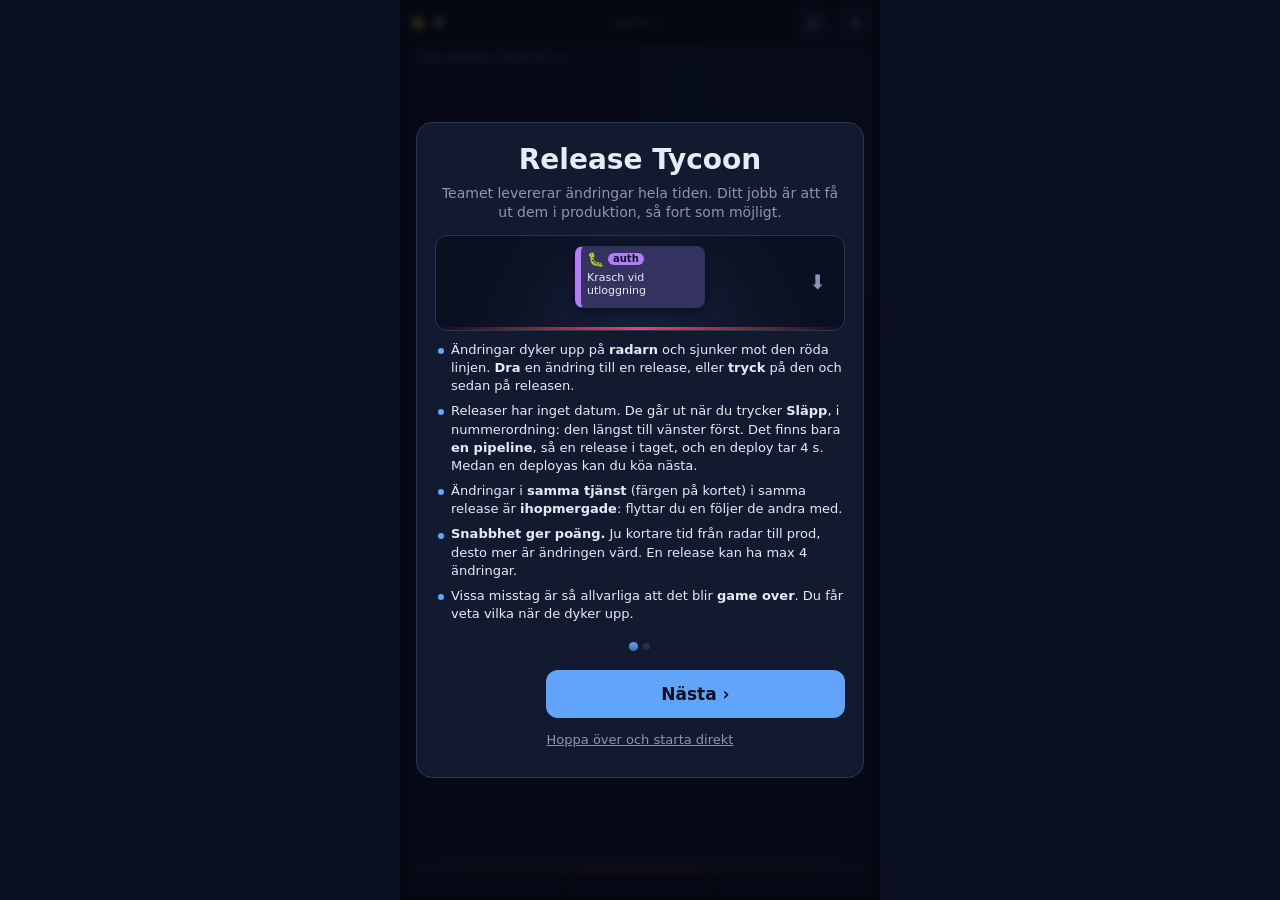
<file: index.html>
<!doctype html>
<html lang="sv">
<head>
  <meta charset="utf-8">
  <meta name="viewport" content="width=device-width, initial-scale=1, maximum-scale=1, user-scalable=no, viewport-fit=cover">
  <meta name="theme-color" content="#0b1020">
  <meta name="apple-mobile-web-app-capable" content="yes">
  <title>Release Tycoon</title>
  <link rel="stylesheet" href="style.css?v=11">
</head>
<body>
  <div id="game">
    <header id="hud">
      <div class="score"><span>⭐ <span id="score">0</span></span><span class="goal" id="goal" title="Nästa nya sorts ändring"></span></div>
      <div class="sprint"><span id="sprint">Sprint 1</span><button class="pi-go hidden" id="pi-go" data-pigo>▶ Starta sprint</button><span class="dbprod hidden" id="dbprod" title="Databasschemat i produktion"></span></div>
      <button class="icon-btn" id="mute-btn" aria-label="Ljud">🔊</button>
      <button class="icon-btn" id="pause-btn" aria-label="Paus">⏸</button>
    </header>

    <main id="inbox">
      <div class="inbox-label">Inkommande ändringar</div>
      <div id="toasts"></div>
      <div id="banner"></div>
      <canvas id="pi-canvas" class="hidden"></canvas>
      <div id="pi" class="hidden"></div>
    </main>

    <section id="releases"></section>

    <div class="overlay" id="start-screen">
      <div class="panel intro" id="intro-panel">
        <!-- data-start: shown before the first game. data-key: also shown as an info card the first time it comes up in play. -->
        <section class="page" data-key="intro" data-start>
          <h1>Release Tycoon</h1>
          <p class="sub">Teamet levererar ändringar hela tiden. Ditt jobb är att få ut dem i produktion, så fort som möjligt.</p>
          <div class="demo-radar">
            <div class="card demo-card" data-mod="auth">
              <div class="c-top"><span class="ic">🐛</span><span class="mod">auth</span></div>
              <div class="c-title">Krasch vid utloggning</div>
            </div>
            <span class="demo-arrow">⬇</span>
            <div class="demo-line"></div>
          </div>
          <ul class="rules icon-rules">
            <li><span>Ändringar dyker upp på <b>radarn</b> och sjunker mot den röda linjen. <b>Dra</b> en ändring till en release, eller <b>tryck</b> på den och sedan på releasen.</span></li>
            <li><span>Releaser har inget datum. De går ut när du trycker <b>Släpp</b>, i nummerordning: den längst till vänster först. Det finns bara <b>en pipeline</b>, så en release i taget, och en deploy tar 4 s. Medan en deployas kan du köa nästa.</span></li>
            <li><span>Ändringar i <b>samma tjänst</b> (färgen på kortet) i samma release är <b>ihopmergade</b>: flyttar du en följer de andra med.</span></li>
            <li><span><b>Snabbhet ger poäng.</b> Ju kortare tid från radar till prod, desto mer är ändringen värd. En release kan ha max 4 ändringar.</span></li>
            <li><span>Vissa misstag är så allvarliga att det blir <b>game over</b>. Du får veta vilka när de dyker upp.</span></li>
          </ul>
        </section>

        <section class="page" data-key="bottom" data-start>
          <h2>Når den botten?</h2>
          <p class="sub">Ingen ändring försvinner. Hinner du inte planera den följer den med i nästa release ändå, som i verkligheten.</p>
          <ul class="rules icon-rules">
            <li><span>Den hamnar i releasen <b>längst till vänster</b>, även om den redan är full.</span></li>
            <li><span>Den är <b>oplanerad och otestad</b> och ger bara halva poängen. Den kan också ställa till det: en konflikt, eller något värre.</span></li>
            <li><span>Släpper du aldrig och releasen når 8 ändringar tröttnar chefen och deployar den själv.</span></li>
          </ul>
          <p class="note">Spelet börjar enkelt. Ju fler ⭐ du samlar, desto fler sorters ändringar dyker upp. Nästa mål syns under poängen, och du får ett infokort när något nytt händer.</p>
        </section>

        <section class="page" data-key="conflict">
          <h2>⚔️ Git-konflikt!</h2>
          <p class="sub">Varje ändring hör till en av fyra tjänster. Färgen syns på kortet.</p>
          <ul class="rules svc-grid">
            <li><span class="mod" data-mod="auth">auth</span><span>Inloggning</span></li>
            <li><span class="mod" data-mod="kassa">kassa</span><span>Betalning</span></li>
            <li><span class="mod" data-mod="sok">sök</span><span>Sökningen</span></li>
            <li><span class="mod" data-mod="app">app</span><span>Mobilappen</span></li>
          </ul>
          <ul class="rules icon-rules">
            <li><span>Två ändringar i <b>samma tjänst</b> i samma release ger en git-konflikt.</span></li>
            <li><span>Tryck på den röda knappen <b>4 gånger</b> för att lösa den. Släpp är spärrat tills den är löst.</span></li>
            <li><span>Går releasen ut ändå (till exempel när chefen deployar) blir det <b>rollback</b>: ändringarna hamnar på radarn igen, och tiden de väntat kostar poäng.</span></li>
          </ul>
          <p class="note">Flyttar du ändringarna följer konflikten med, så den måste lösas. Sprid ut ändringar i samma tjänst från början.</p>
        </section>

        <section class="page" data-key="db">
          <h2>🗄️ Databasändringar</h2>
          <p class="sub">En databasändring är en migrering av databasen. Den räknas som 2 ändringar och är värd 150 p.</p>
          <ul class="rules icon-rules">
            <li><span>Migreringarna är numrerade (<span class="dbv">V41</span>, <span class="dbv">V42</span> …) och måste ut i <b>nummerordning</b>.</span></li>
            <li><span>Ligger V42 i en release medan V41 inte är i prod varnar releasen med ⛔ och en röd Släpp-knapp.</span></li>
            <li><span>Släpper du ändå går databasen sönder: <b>game over</b>.</span></li>
          </ul>
          <p class="note">Ta migreringarna i tur och ordning: den äldsta först.</p>
        </section>

        <section class="page" data-key="dbOrder">
          <h2>🗄️ Fel ordning!</h2>
          <p class="sub">Migreringarna dyker inte alltid upp i den ordning de skapades. Ibland kommer <span class="dbv">V62</span> några sekunder före <span class="dbv">V61</span>.</p>
          <ul class="rules icon-rules">
            <li><span>Den som saknas är på väg. Releasen visar ⛔ tills den ligger på plats, även innan den syns på radarn.</span></li>
            <li><span>Släpp inte V62 förrän V61 är med eller redan i prod. Annars: <b>game over</b>.</span></li>
          </ul>
          <p class="note">Ser du ett hopp i numreringen: vänta in den som saknas.</p>
        </section>

        <section class="page" data-key="sec">
          <h2>🔒 Säkerhetsfix!</h2>
          <p class="sub">Säkerhetsfixar faller snabbare och är värda 250 p.</p>
          <ul class="rules icon-rules">
            <li><span>De måste vara <b>i prod inom 30 s</b> från att de dyker upp. Klockan syns på kortet, och på releasen när fixen ligger där.</span></li>
            <li><span>Hinner den inte ut utnyttjas hålet: <b>game over</b>.</span></li>
          </ul>
          <p class="note">Lägg den i en release och släpp direkt, även om releasen inte är full.</p>
        </section>

        <section class="page" data-key="api">
          <h2>🔌 API-ändringar</h2>
          <p class="sub">En API-ändring berör flera tjänster: ett kort för servern och ett för klienten.</p>
          <div class="demo-pair">
            <div class="card demo-card2" data-mod="kassa">
              <div class="c-top"><span class="mod">kassa</span><span class="pair">A×2</span></div>
              <div class="c-title">/orders server</div>
            </div>
            <span class="demo-plus">+</span>
            <div class="card demo-card2" data-mod="app">
              <div class="c-top"><span class="mod">app</span><span class="pair">A×2</span></div>
              <div class="c-title">/orders klient</div>
            </div>
          </div>
          <p class="note"><span class="pair">A×2</span> betyder: API-ändring <b>A</b>, som består av <b>2 kort</b>. Kort med samma bokstav hör ihop.</p>
          <ul class="rules icon-rules">
            <li><span>Alla korten måste ligga <b>i samma release</b> när den släpps. Du flyttar dem ett och ett.</span></li>
            <li><span>Klienten dyker upp några sekunder efter servern. Tills den ligger i samma release varnar releasen med ⛔ och en röd Släpp-knapp.</span></li>
            <li><span>Släpper du en ofullständig API-ändring går klienterna sönder: <b>game over</b>.</span></li>
            <li><span>120 p per kort, och +100 p när hela ändringen var planerad.</span></li>
          </ul>
        </section>

        <section class="page" data-key="deadline">
          <h2>⏰ Kundlöfte</h2>
          <p class="sub">Ibland väntar en kund på en buggfix eller databasändring.</p>
          <ul class="rules icon-rules">
            <li><span>Klockan på kortet räknar ner, var ändringen än ligger. Ligger den i en release visar releasen klockan.</span></li>
            <li><span>Kommer den ut i tid: <b>+150 p</b>. Missar du deadline: <b>game over</b>.</span></li>
          </ul>
          <p class="note">Deadlines sitter på ärendena, inte på releaserna.</p>
        </section>

        <section class="page" data-key="spont">
          <h2>🔀 main har gått vidare</h2>
          <p class="sub">Någon annan har mergat till main, och din release måste rebasas.</p>
          <ul class="rules icon-rules">
            <li><span>En orange konflikt kan dyka upp av sig själv, även när det bara finns en ändring i releasen.</span></li>
            <li><span>Den löses som en vanlig konflikt: tryck 4 gånger.</span></li>
          </ul>
          <p class="note">Ja, det händer alltid när man minst anar det.</p>
        </section>

        <section class="page" data-key="apiBig">
          <h2>🔌 Större API-ändringar</h2>
          <p class="sub">Nu kan en API-ändring beröra 3 eller 4 tjänster. <span class="pair">B×3</span> betyder API-ändring B, som består av 3 kort.</p>
          <div class="demo-pair">
            <div class="card demo-card2 small" data-mod="kassa">
              <div class="c-top"><span class="mod">kassa</span><span class="pair">B×3</span></div>
              <div class="c-title">/cart server</div>
            </div>
            <div class="card demo-card2 small" data-mod="sok">
              <div class="c-top"><span class="mod">sök</span><span class="pair">B×3</span></div>
              <div class="c-title">/cart klient</div>
            </div>
            <div class="card demo-card2 small" data-mod="app">
              <div class="c-top"><span class="mod">app</span><span class="pair">B×3</span></div>
              <div class="c-title">/cart klient</div>
            </div>
          </div>
          <ul class="rules icon-rules">
            <li><span>Alla korten måste i samma release. En ändring med 4 kort fyller en hel release.</span></li>
            <li><span>+100 p per klient när hela ändringen var planerad.</span></li>
          </ul>
        </section>

        <section class="page" data-key="pi">
          <h2>🍬 PI planning</h2>
          <p class="sub">Var tredje sprint: spring och samla godis!</p>
          <ul class="rules icon-rules">
            <li><span><b>Tryck</b> för att hoppa, tryck igen för dubbelhopp. Ramlar du ner är banan slut.</span></li>
            <li><span>Varje godis blir en ny ändring ✨.</span></li>
            <li><span>Sen står allt still. Planera i lugn och ro, och tryck <b>Starta sprint</b>.</span></li>
          </ul>
        </section>

        <div class="dots" id="dots"></div>
        <div class="intro-nav">
          <button class="nav-btn" id="prev-btn">‹ Tillbaka</button>
          <button class="big-btn" id="next-btn">Nästa ›</button>
        </div>
        <button class="link-btn" id="skip-btn">Hoppa över och starta direkt</button>
        <p class="hi" id="hi-start"></p>
      </div>
    </div>

    <div class="overlay hidden" id="pause-screen">
      <div class="panel">
        <h2>Paus</h2>
        <p class="sub">Retro? Nej, det hinns inte med.</p>
        <button class="big-btn" id="resume-btn">Fortsätt</button>
        <button class="link-btn" id="help-btn">Visa instruktionerna</button>
      </div>
    </div>

    <div class="overlay hidden" id="over-screen">
      <div class="panel">
        <h2 id="over-title">Game over</h2>
        <p class="reason" id="over-reason"></p>
        <p class="sub" id="over-text"></p>
        <div class="stats" id="over-stats"></div>
        <button class="big-btn" id="again-btn">Nytt mjukvaruprojekt</button>
      </div>
    </div>
  </div>
  <script src="game.js?v=11"></script>
</body>
</html>
</file>
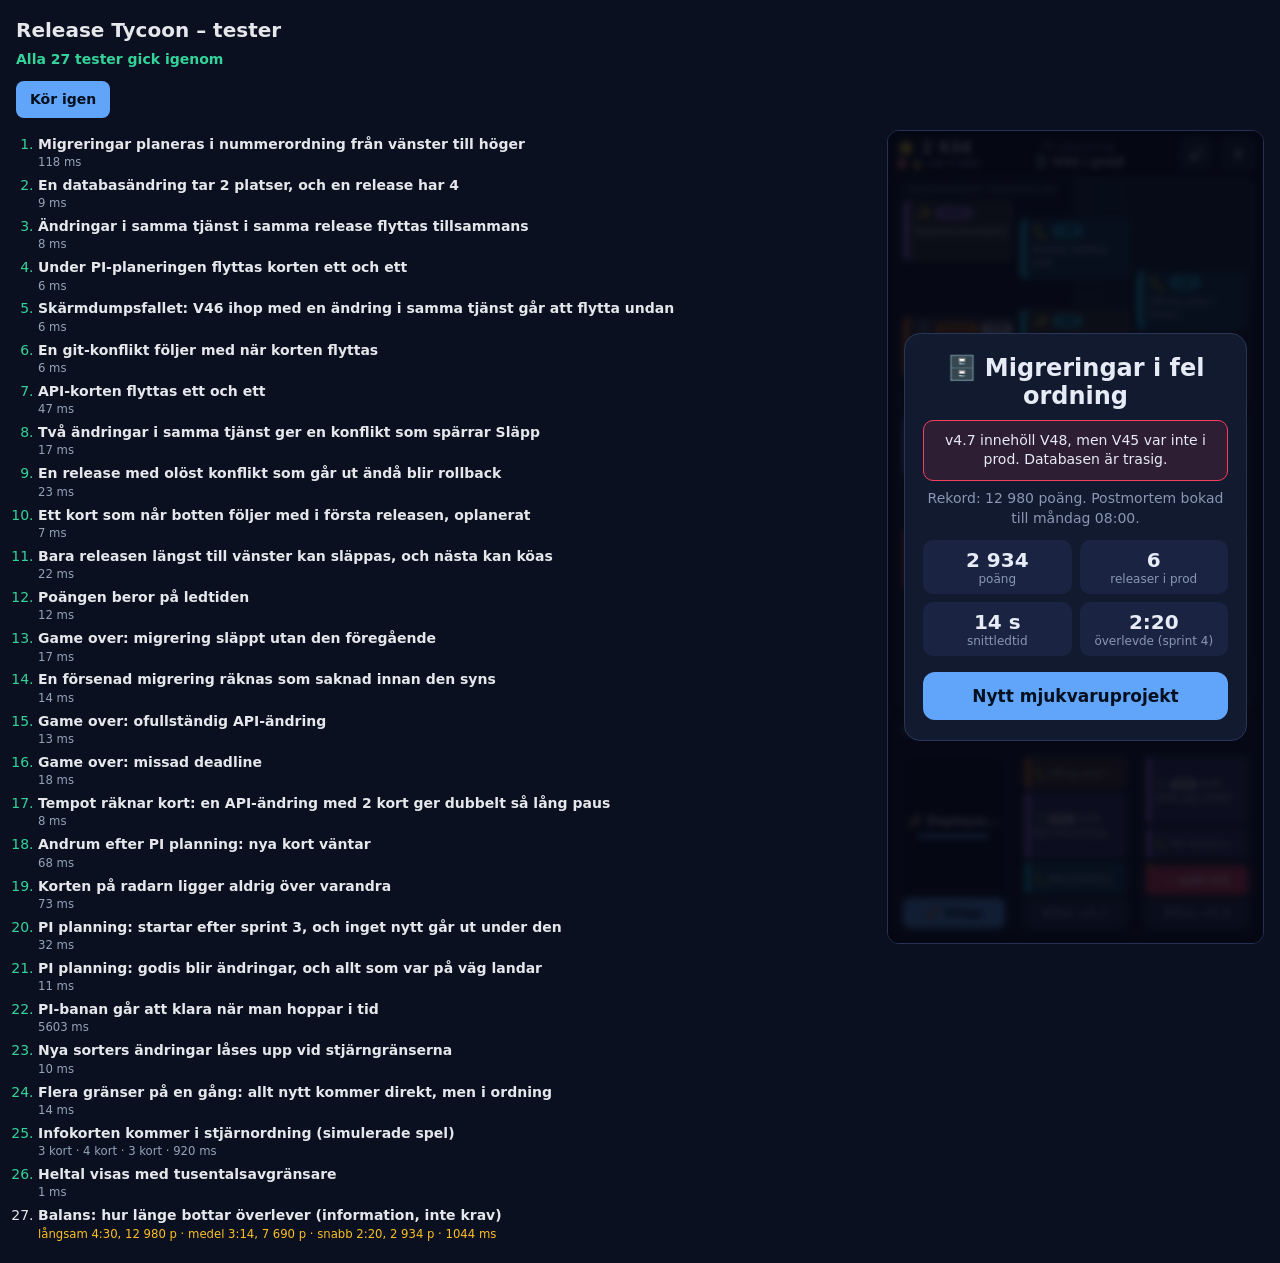
<file: tests.html>
<!doctype html>
<html lang="sv">
<head>
  <meta charset="utf-8">
  <meta name="viewport" content="width=device-width, initial-scale=1">
  <title>Release Tycoon – tester</title>
  <style>
    :root { --bg: #0b1020; --panel: #141b33; --text: #e5e7eb; --muted: #94a3b8; --good: #34d399; --bad: #f43f5e; --warn: #fbbf24; }
    body { margin: 0; padding: 16px; background: var(--bg); color: var(--text); font: 14px/1.45 system-ui, sans-serif; }
    h1 { font-size: 20px; margin: 0 0 4px; }
    #sum { margin: 0 0 12px; color: var(--muted); }
    #sum.pass { color: var(--good); font-weight: 700; }
    #sum.fail { color: var(--bad); font-weight: 700; }
    ol { padding-left: 22px; margin: 0; }
    li { margin: 4px 0; }
    li.pass::marker { color: var(--good); }
    li.fail { color: var(--bad); }
    li small { display: block; color: var(--muted); white-space: pre-wrap; }
    li.fail small { color: #ffd0d8; }
    li.info small { color: var(--warn); }
    .wrap { display: flex; gap: 16px; align-items: flex-start; flex-wrap: wrap; }
    .results { flex: 1; min-width: 280px; }
    iframe { width: 375px; height: 812px; border: 1px solid #263156; border-radius: 12px; background: var(--panel); flex: none; }
    button { margin-bottom: 12px; padding: 8px 14px; border: 0; border-radius: 8px; background: #60a5fa; color: #04101f; font: inherit; font-weight: 800; }
  </style>
</head>
<body>
  <h1>Release Tycoon – tester</h1>
  <p id="sum">Laddar spelet…</p>
  <button id="again">Kör igen</button>
  <div class="wrap">
    <div class="results"><ol id="out"></ol></div>
    <iframe id="game" src="index.html?test" title="Spelet som testas"></iframe>
  </div>

<script>
// Each test runs inside the game's own window (via eval), so it sees the game's functions and `G` directly.
// The game's random spawns are switched off by fresh(); tests that need randomness (simulations) say so.

const HELPERS = `
var ALL_TIPS = ['conflict', 'db', 'dbOrder', 'sec', 'api', 'deadline', 'spont', 'apiBig', 'pi'];
function fresh(score) {
  start();
  for (const k of ALL_TIPS) G.seenTips.add(k);
  G.paused = true;          // the frame loop stays out of the way; tests drive update() themselves
  G.spawnIn = 1e9;          // no random spawns
  G.conflictIn = 1e9;       // no spontaneous conflicts
  G.score = score || 0;
}
function R(i) { return G.releases[i]; }
function run(seconds, step) { step = step || 0.05; for (let t = 0; t < seconds && G.running; t += step) update(step); }
function assert(cond, msg) { if (!cond) throw new Error(msg || 'assert failed'); }
function eq(a, b, msg) { if (a !== b) throw new Error((msg ? msg + ': ' : '') + 'expected ' + JSON.stringify(b) + ', got ' + JSON.stringify(a)); }
function overTitle() { return document.querySelector('#over-title').textContent; }
// A bot that plays a whole game at a given action rate; info cards and PI planning are clicked through.
function botGame(rate, maxSeconds) {
  start(); G.paused = true;
  const tips = [];
  let steps = 0;
  while (G.running && steps < maxSeconds * 20) {
    if (tipOpen) { tips.push([pages[0].dataset.key, G.t]); finishIntro(); G.paused = true; continue; }
    if (G.pi) { if (G.pi.phase === 'hunt') { G.pi.caught = 4; endHunt(); } if (tipOpen) continue; endPI(); }
    if (Math.random() < rate) {
      const c = [...G.cards.values()].filter((c) => c.where === 'inbox' && c.progress > 0.15).sort((a, b) => b.progress - a.progress)[0];
      if (c) for (const r of G.releases) { if (canPlace(c, r).ok) { tryPlace(c.id, r); break; } }
      const r0 = G.releases[0];
      for (const k of r0.conflicts) k.progress = CONFLICT_TAPS;
      if (r0.state === 'open' && r0.cards.length && !pipelineBusy() && !missingMigrations(r0).length && !incompleteApi(r0).length
        && (r0.cards.length >= 3 || r0.cards.some((id) => G.cards.get(id).dueLeft !== null))) startDeploy(r0);
    }
    update(0.05); steps++;
  }
  return { t: G.t, score: G.score, tips };
}
`;

const tests = [];
function test(name, fn) { tests.push({ name, fn }); }

// ---------- Planning rules ----------

test('Migreringar planeras i nummerordning från vänster till höger', () => {
  fresh(6000);
  const a = spawnCard('db', { dbv: 41 }), b = spawnCard('db', { dbv: 42 });
  G.nextDbv = 43;
  assert(tryPlace(b.id, R(0)), 'V42 ska gå att lägga i första releasen');
  eq(canPlace(a, R(1)).ok, false, 'V41 efter V42');
  eq(canPlace(a, R(0)).ok, true, 'V41 i samma release som V42');
});

test('En databasändring tar 2 platser, och en release har 4', () => {
  fresh(6000);
  const a = spawnCard('db', { dbv: 41 }), b = spawnCard('db', { dbv: 42 }), c = spawnCard('bug');
  G.nextDbv = 43;
  tryPlace(a.id, R(0)); tryPlace(b.id, R(0));
  eq(usedSlots(R(0)), 4);
  eq(canPlace(c, R(0)).ok, false, 'den femte platsen');
});

test('Ändringar i samma tjänst i samma release flyttas tillsammans', () => {
  fresh();
  const a = spawnCard('bug', { module: 'sok' }), b = spawnCard('bug', { module: 'sok' }), c = spawnCard('bug', { module: 'auth' });
  tryPlace(a.id, R(0)); tryPlace(b.id, R(0)); tryPlace(c.id, R(0));
  assert(tryPlace(a.id, R(1)), 'flytta den ena sök-ändringen');
  eq(b.releaseId, R(1).id, 'den andra sök-ändringen följer med');
  eq(c.releaseId, R(0).id, 'auth stannar kvar');
  assert(tryPlace(c.id, R(2)), 'en ensam tjänst går att flytta för sig');
});

test('Under PI-planeringen flyttas korten ett och ett', () => {
  fresh();
  const a = spawnCard('bug', { module: 'sok' }), b = spawnCard('bug', { module: 'sok' });
  tryPlace(a.id, R(0)); tryPlace(b.id, R(0));
  G.pi = { phase: 'plan' };
  assert(tryPlace(a.id, R(1)));
  eq(b.releaseId, R(0).id, 'den andra stannar');
  G.pi = null;
});

test('Skärmdumpsfallet: V46 ihop med en ändring i samma tjänst går att flytta undan', () => {
  fresh(8000);
  G.pendingDbv.add(45); G.nextDbv = 47;
  const story = spawnCard('story', { module: 'sok' }), v46 = spawnCard('db', { dbv: 46, module: 'sok' });
  tryPlace(story.id, R(0)); tryPlace(v46.id, R(0));
  assert(tryPlace(story.id, R(1)), 'flytta båda till nästa release');
  eq(v46.releaseId, R(1).id, 'V46 följer med');
  const v45 = spawnCard('db', { dbv: 45, module: 'kassa' });
  assert(tryPlace(v45.id, R(0)), 'V45 i första releasen');
  eq(missingMigrations(R(1)).filter((m) => m.where === 'pending').length, 0);
});

test('En git-konflikt följer med när korten flyttas', () => {
  fresh();
  const a = spawnCard('bug', { module: 'auth' }), b = spawnCard('bug', { module: 'auth' });
  tryPlace(a.id, R(0)); tryPlace(b.id, R(0));
  tapConflict(0, 0); tapConflict(0, 0);
  assert(tryPlace(a.id, R(1)));
  eq(R(0).conflicts.filter((k) => k.progress < CONFLICT_TAPS).length, 0, 'ingen konflikt kvar i den gamla');
  eq(R(1).conflicts.length, 1, 'konflikten i den nya');
  eq(R(1).conflicts[0].progress, 2, 'med tryckningarna kvar');
  const c = spawnCard('bug', { module: 'kassa' });
  tryPlace(c.id, R(2));
  R(2).conflicts = [{ module: 'kassa', progress: 1, spont: true }]; // a rebase half done
  assert(tryPlace(c.id, R(0)));
  eq(R(0).conflicts.length, 1, 'rebasen följer med');
  eq(R(0).conflicts[0].spont, true);
  eq(R(0).conflicts[0].progress, 1);
});

test('API-korten flyttas ett och ett', () => {
  fresh(6000);
  spawnApiGroup();
  run(4);
  const cs = [...G.cards.values()].filter((c) => c.type === 'api');
  eq(cs.length, 2, 'server och klient');
  tryPlace(cs[0].id, R(0)); tryPlace(cs[1].id, R(0));
  assert(tryPlace(cs[0].id, R(1)), 'flytta servern');
  eq(cs[1].releaseId, R(0).id, 'klienten stannar');
  render();
  assert(laneEls[0].textContent.includes('saknas') && laneEls[1].textContent.includes('saknas'), 'båda releaserna varnar');
});

test('Två ändringar i samma tjänst ger en konflikt som spärrar Släpp', () => {
  fresh();
  const a = spawnCard('bug', { module: 'auth' }), b = spawnCard('bug', { module: 'auth' });
  tryPlace(a.id, R(0)); tryPlace(b.id, R(0));
  eq(R(0).conflicts.length, 1);
  shipEarly(0);
  eq(R(0).state, 'open', 'Släpp med olöst konflikt');
  for (let i = 0; i < CONFLICT_TAPS; i++) tapConflict(0, 0);
  shipEarly(0);
  eq(R(0).state, 'deploying', 'Släpp efter löst konflikt');
});

test('En release med olöst konflikt som går ut ändå blir rollback', () => {
  fresh();
  const a = spawnCard('bug', { module: 'auth' }), b = spawnCard('bug', { module: 'auth' });
  tryPlace(a.id, R(0)); tryPlace(b.id, R(0));
  startDeploy(R(0)); // as the boss would
  run(DEPLOY_TIME + 0.5);
  eq(G.running, true);
  eq(a.where, 'inbox'); eq(b.where, 'inbox');
  eq(G.shipped, 0);
});

test('Ett kort som når botten följer med i första releasen, oplanerat', () => {
  fresh();
  const c = spawnCard('bug');
  c.progress = 0.999;
  update(0.05);
  eq(c.where, 'release');
  eq(c.releaseId, R(0).id);
  eq(c.unplanned, true);
});

// ---------- Releasing ----------

test('Bara releasen längst till vänster kan släppas, och nästa kan köas', () => {
  fresh();
  const a = spawnCard('bug', { module: 'auth' }), b = spawnCard('bug', { module: 'kassa' });
  tryPlace(a.id, R(0)); tryPlace(b.id, R(1));
  const second = R(1).id;
  shipEarly(1);
  eq(R(1).state, 'open', 'släppa den andra först');
  shipEarly(0);
  eq(R(0).state, 'deploying');
  shipEarly(1);
  eq(R(1).queued, true, 'köa den andra');
  run(DEPLOY_TIME + 0.5);
  eq(G.shipped, 1);
  eq(R(0).id, second, 'den köade är nu först');
  eq(R(0).state, 'deploying', 'och deployas direkt');
});

test('Poängen beror på ledtiden', () => {
  fresh();
  const a = spawnCard('bug');
  tryPlace(a.id, R(0)); startDeploy(R(0));
  run(DEPLOY_TIME + 0.2);
  eq(G.shipped, 1);
  assert(G.score >= 180 && G.score <= 190, 'en buggfix ute efter ~4 s ska ge ~187 p, gav ' + G.score);
});

test('Game over: migrering släppt utan den föregående', () => {
  fresh(6000);
  spawnCard('db', { dbv: 41 });
  const b = spawnCard('db', { dbv: 42 });
  G.nextDbv = 43;
  tryPlace(b.id, R(0)); startDeploy(R(0));
  run(DEPLOY_TIME + 0.5);
  eq(G.running, false);
  assert(overTitle().includes('fel ordning'), overTitle());
});

test('En försenad migrering räknas som saknad innan den syns', () => {
  fresh(6000);
  G.pendingDbv.add(41); G.nextDbv = 43;
  const b = spawnCard('db', { dbv: 42 });
  tryPlace(b.id, R(0));
  eq(missingMigrations(R(0)).map((c) => c.dbv).join(','), '41');
  render();
  assert(laneEls[0].textContent.includes('V41 saknas'), 'varningen i releasen');
});

test('Game over: ofullständig API-ändring', () => {
  fresh(8000);
  spawnApiGroup();
  const server = [...G.cards.values()].find((c) => c.type === 'api');
  tryPlace(server.id, R(0)); startDeploy(R(0));
  run(DEPLOY_TIME + 0.5);
  eq(G.running, false);
  assert(overTitle().includes('Ofullständig'), overTitle());
});

test('Game over: missad deadline', () => {
  fresh(4000);
  const s = spawnCard('sec');
  s.dueLeft = 0.1;
  update(0.2);
  eq(G.running, false);
  assert(overTitle().includes('Säkerhetshålet'), overTitle());
});

// ---------- Pace ----------

test('Tempot räknar kort: en API-ändring med 2 kort ger dubbelt så lång paus', () => {
  fresh(6000);
  G.t = 200;
  G.spawnIn = 0;
  const orig = Math.random;
  Math.random = () => 0.99; // picks an API change; rand(0.7, 1.3) gives 1.294
  try { update(0.05); } finally { Math.random = orig; }
  eq([...G.cards.values()].filter((c) => c.type === 'api').length, 1, 'servern direkt');
  eq(G.scheduled.length, 1, 'klienten på väg');
  const expected = spawnInterval() * (0.7 + 0.99 * 0.6) * 2;
  assert(Math.abs(G.spawnIn - expected) < 0.01, 'väntetid ' + G.spawnIn.toFixed(2) + ' s, väntade ' + expected.toFixed(2));
});

test('Andrum efter PI planning: nya kort väntar', () => {
  fresh();
  G.t = 134.9; G.sprint = 3;
  update(0.2);
  G.spawnIn = 1;
  if (G.pi.phase === 'hunt') { G.pi.caught = 4; endHunt(); }
  endPI();
  const expected = Math.min(PI_BREATHER, spawnInterval() * 4);
  assert(Math.abs(G.spawnIn - expected) < 0.01, 'väntetid ' + G.spawnIn.toFixed(2) + ' s, väntade ' + expected.toFixed(2));
});

// ---------- The radar ----------

test('Korten på radarn ligger aldrig över varandra', () => {
  fresh();
  for (let i = 0; i < 6; i++) spawnCard('bug');
  G.t = 400; // later cards fall faster and catch up
  for (let i = 0; i < 12; i++) spawnCard('bug');
  let worst = Infinity;
  for (let s = 0; s < 600 && G.running; s++) {
    update(0.05);
    const gap = cardGap();
    const inbox = [...G.cards.values()].filter((c) => c.where === 'inbox');
    for (const a of inbox) for (const b of inbox) {
      if (a.id < b.id && a.col === b.col) worst = Math.min(worst, Math.abs(a.progress - b.progress) / gap);
    }
  }
  assert(worst >= 0.999, 'två kort i samma kolumn för nära: ' + worst.toFixed(3) + ' kort isär');
});

// ---------- PI planning ----------

test('PI planning: startar efter sprint 3, och inget nytt går ut under den', () => {
  fresh();
  const a = spawnCard('bug', { module: 'auth' }), b = spawnCard('bug', { module: 'kassa' });
  tryPlace(a.id, R(0)); tryPlace(b.id, R(1));
  startDeploy(R(0));
  G.t = 134.9; G.sprint = 3;
  update(0.2);
  assert(G.pi && G.pi.phase === 'hunt', 'PI planning ska ha startat');
  shipEarly(1);
  assert(!R(1).queued, 'gick att köa en release under PI planning');
  const t0 = G.t;
  for (let i = 0; i < 120; i++) piUpdate(0.05);
  eq(G.shipped, 1, 'pågående deploy går klart');
  eq(G.t, t0, 'klockan står still');
  eq(R(0).state, 'open', 'ingen ny deploy');
});

test('PI planning: godis blir ändringar, och allt som var på väg landar', () => {
  fresh();
  G.t = 134.9; G.sprint = 3;
  update(0.2);
  G.scheduled.push({ at: 99, fn: () => spawnCard('bug', { title: 'Försenad' }) });
  if (G.pi.phase === 'hunt') { G.pi.caught = 3; endHunt(); }
  eq([...G.cards.values()].filter((c) => c.type === 'story').length, 3, 'nya ändringar');
  assert([...G.cards.values()].some((c) => c.title === 'Försenad'), 'det försenade kortet');
  eq(G.scheduled.length, 0);
  endPI();
  eq(G.pi, null);
});

test('PI-banan går att klara när man hoppar i tid', () => {
  let finished = 0;
  for (let n = 0; n < 10; n++) {
    fresh();
    G.t = 134.9; G.sprint = 3;
    update(0.2);
    let held = 0, steps = 0;
    while (G.pi.phase === 'hunt' && steps < 3600) {
      const a = G.pi.av, lv = G.pi.level;
      const ahead = (d) => lv.plats.some((pl) => pl.kind === 'floor' && a.x + d > pl.x && a.x + d < pl.x + pl.w);
      if (held > 0 && !--held) piPress(false);
      if (!held && a.onGround && !ahead(piSpeedAt(a.x / lv.end) * 0.08)) { piPress(true); held = 14; }
      piUpdate(1 / 60); steps++;
    }
    if (!G.pi.fell) finished++;
  }
  assert(finished >= 9, 'bara ' + finished + ' av 10 banor klarades');
});

// ---------- Unlocks and info cards ----------

test('Nya sorters ändringar låses upp vid stjärngränserna', () => {
  fresh();
  G.seenTips.clear();
  eq(nextUnlock(), 'db');
  eq(unlocked('db'), false);
  eq(UNLOCK.db, 1500);
  G.score = UNLOCK.db - 1;
  eq(unlocked('db'), false);
  G.score = UNLOCK.db;
  eq(unlocked('db'), true);
  eq(nextUnlock(), 'sec');
  G.t = 30;
  update(0.05);
  assert([...G.cards.values()].some((c) => c.type === 'db'), 'en migrering direkt vid gränsen');
});

test('Flera gränser på en gång: allt nytt kommer direkt, men i ordning', () => {
  fresh();
  G.seenTips.clear();
  G.seenTips.add('conflict');
  G.score = UNLOCK.api; // db, sec and api at once
  G.t = 30;
  update(0.05);
  eq([...G.seenTips].join(','), 'conflict,db', 'först migreringar');
  finishIntro(); G.paused = true;
  update(0.05);
  assert(G.seenTips.has('sec'), 'sen säkerhetsfixar, direkt efter');
  finishIntro(); G.paused = true;
  update(0.05);
  assert(G.seenTips.has('api'), 'sen API-ändringar, direkt efter');
});

test('Infokorten kommer i stjärnordning (simulerade spel)', () => {
  const order = Object.keys(UNLOCK);
  const notes = [];
  for (const rate of [0.06, 0.1, 0.14]) {
    const g = botGame(rate, 540);
    const tips = g.tips.filter(([k]) => k !== 'conflict');
    const kinds = tips.map(([k]) => k).filter((k) => k !== 'pi');
    const idx = kinds.map((k) => order.indexOf(k));
    assert(idx.every((v, i) => i === 0 || v > idx[i - 1]), 'fel ordning: ' + kinds.join(', '));
    notes.push(kinds.length + ' kort');
  }
  return notes.join(' · ');
});

// ---------- Misc ----------

test('Heltal visas med tusentalsavgränsare', () => {
  eq(fmt(1234567), '1 234 567');
  eq(fmt(999), '999');
});

test('Balans: hur länge bottar överlever (information, inte krav)', () => {
  const rows = [];
  for (const [name, rate] of [['långsam', 0.04], ['medel', 0.08], ['snabb', 0.16]]) {
    const g = botGame(rate, 900);
    const m = Math.floor(g.t / 60), s = Math.floor(g.t % 60);
    rows.push(name + ' ' + m + ':' + String(s).padStart(2, '0') + ', ' + fmt(g.score) + ' p');
  }
  return { info: rows.join(' · ') };
});

// ---------- Runner ----------

const frame = document.getElementById('game');
const out = document.getElementById('out');
const sum = document.getElementById('sum');

function runAll() {
  const w = frame.contentWindow;
  const savedHi = w.localStorage.getItem('rm-hi');
  w.eval('soundMode = "off"');
  out.innerHTML = '';
  let pass = 0, fail = 0;
  for (const t of tests) {
    const li = document.createElement('li');
    const t0 = performance.now();
    try {
      const res = w.eval(HELPERS + '\n(' + t.fn.toString() + ')()');
      const ms = Math.round(performance.now() - t0);
      const info = res && typeof res === 'object' ? res.info : res;
      li.className = res && res.info ? 'info' : 'pass';
      li.innerHTML = '<b></b><small></small>';
      li.firstChild.textContent = t.name;
      li.lastChild.textContent = (info ? info + ' · ' : '') + ms + ' ms';
      pass++;
    } catch (e) {
      li.className = 'fail';
      li.innerHTML = '<b></b><small></small>';
      li.firstChild.textContent = t.name;
      li.lastChild.textContent = e.message;
      fail++;
    }
    out.appendChild(li);
  }
  if (savedHi === null) w.localStorage.removeItem('rm-hi'); else w.localStorage.setItem('rm-hi', savedHi);
  w.eval('if (G) G.paused = true');
  sum.textContent = fail ? `${fail} av ${tests.length} tester misslyckades` : `Alla ${tests.length} tester gick igenom`;
  sum.className = fail ? 'fail' : 'pass';
  window.testResult = { pass, fail };
}

frame.addEventListener('load', () => setTimeout(runAll, 100));
document.getElementById('again').addEventListener('click', () => frame.contentWindow.location.reload());
</script>
</body>
</html>
</file>
<file: style.css>
:root {
  --bg: #0b1020;
  --panel: #121a2f;
  --panel2: #1a2442;
  --line: #2a3658;
  --text: #e6ebf5;
  --muted: #8a96b3;
  --good: #34d399;
  --bad: #f43f5e;
  --warn: #fbbf24;
  --accent: #60a5fa;
  --cw: 100px;
  --ch: 62px;
  --sh: 32px;
}

* { box-sizing: border-box; margin: 0; padding: 0; }

html, body {
  height: 100%;
  background: var(--bg);
  color: var(--text);
  font-family: system-ui, -apple-system, "Segoe UI", Roboto, sans-serif;
  overscroll-behavior: none;
}

body {
  display: flex;
  justify-content: center;
  touch-action: none;
  user-select: none;
  -webkit-user-select: none;
  -webkit-touch-callout: none;
  -webkit-tap-highlight-color: transparent;
}

button { font: inherit; cursor: pointer; touch-action: none; }

#game {
  position: relative;
  width: 100%;
  max-width: 480px;
  height: 100vh;
  height: 100dvh;
  display: flex;
  flex-direction: column;
  overflow: hidden;
  padding: env(safe-area-inset-top) 8px env(safe-area-inset-bottom);
}

body.hurt #game { animation: hurt .35s; }
@keyframes hurt {
  0% { box-shadow: inset 0 0 0 0 rgba(244, 63, 94, 0); }
  30% { box-shadow: inset 0 0 60px 10px rgba(244, 63, 94, .55); }
  100% { box-shadow: inset 0 0 0 0 rgba(244, 63, 94, 0); }
}

/* HUD */
#hud { flex: none; height: 46px; display: flex; align-items: center; gap: 8px; }
.score { font-weight: 800; min-width: 74px; font-variant-numeric: tabular-nums; display: flex; flex-direction: column; line-height: 1.2; white-space: nowrap; }
.goal { font-size: 10px; font-weight: 700; color: var(--muted); }
.goal:empty { display: none; }
.sprint { flex: 1; display: flex; flex-direction: column; align-items: center; line-height: 1.2; font-size: 13px; color: var(--muted); white-space: nowrap; }
/* Schema version in prod, so the player knows which migration is next. */
.dbprod { font-size: 12px; font-weight: 800; color: var(--text); }
.dbprod.hidden { display: none; }
.dbprod.bump { animation: bump .6s ease-out; }
@keyframes bump { 30% { transform: scale(1.25); color: var(--good); } }
.icon-btn {
  flex: none; width: 34px; height: 34px; border-radius: 8px;
  background: var(--panel2); border: 1px solid var(--line); color: var(--text); font-size: 15px;
}

/* Inbox (the radar) */
#inbox {
  position: relative; flex: 1; min-height: 220px;
  background: radial-gradient(circle at 50% 110%, #15203d 0%, var(--panel) 70%);
  border: 1px solid var(--line); border-radius: 12px; overflow: hidden;
}
#inbox::before {
  content: ""; position: absolute; inset: -60%; pointer-events: none;
  background: conic-gradient(from 0deg at 50% 50%, rgba(96, 165, 250, .13), transparent 22%);
  animation: sweep 7s linear infinite;
}
#inbox::after {
  content: ""; position: absolute; left: 0; right: 0; bottom: 0; height: 3px; pointer-events: none;
  background: linear-gradient(90deg, transparent, var(--bad), transparent);
}
@keyframes sweep { to { transform: rotate(360deg); } }
.inbox-label {
  position: absolute; top: 6px; left: 10px; font-size: 10px; color: var(--muted);
  letter-spacing: .08em; text-transform: uppercase; pointer-events: none;
}

/* Change cards */
.card {
  position: absolute; left: 0; top: 0; width: var(--cw); height: var(--ch);
  background: color-mix(in srgb, var(--mod) 16%, var(--panel2)); border: 1px solid var(--line); border-left: 6px solid var(--mod);
  border-radius: 8px; padding: 4px 6px 7px; font-size: 11px; line-height: 1.2;
  will-change: transform; box-shadow: 0 3px 10px rgba(0, 0, 0, .45);
  animation: pop .25s ease-out;
}
@keyframes pop { from { opacity: 0; } to { opacity: 1; } }
.card.type-sec { background: #33172a; }
.card.selected { outline: 2px solid var(--accent); outline-offset: 1px; z-index: 5; }
.card.lifted { opacity: .25; }
.card.danger { border-color: var(--bad); animation: pulse .45s infinite alternate; }
.c-top { display: flex; align-items: center; gap: 4px; }
.c-top .ic { font-size: 14px; }
.c-title { margin-top: 3px; max-height: 2.4em; overflow: hidden; }
.mod {
  font-size: 10px; padding: 0 5px; border-radius: 6px; font-weight: 800;
  color: #0b1020; background: var(--mod);
}
.dbv { font-size: 10px; font-weight: 900; padding: 0 4px; border-radius: 4px; background: var(--text); color: var(--bg); }
.slot .dbv { font-size: 9px; padding: 0 3px; }
.pair {
  margin-left: auto; font-size: 10px; font-weight: 900; color: #04101f;
  background: var(--accent); border-radius: 4px; padding: 0 4px;
}
.tag {
  position: absolute; top: -9px; right: 6px; font-size: 9px; font-weight: 900; color: #1a1200;
  background: var(--warn); padding: 1px 4px; border-radius: 6px; box-shadow: 0 1px 4px rgba(0, 0, 0, .5);
}
.tag.sec { background: var(--bad); color: #fff; }

.ghost {
  position: fixed; z-index: 100; pointer-events: none; margin: 0;
  transform: scale(1.06) rotate(-2deg); opacity: .95; animation: none;
  box-shadow: 0 10px 24px rgba(0, 0, 0, .6);
}

/* Releases (the runways) */
#releases { flex: none; display: grid; grid-template-columns: repeat(3, minmax(0, 1fr)); gap: 6px; padding: 6px 0 8px; }
.release {
  position: relative; min-width: 0; display: flex; flex-direction: column; gap: 4px; padding: 6px;
  background: var(--panel); border: 1px solid var(--line); border-radius: 10px;
  transition: border-color .15s, opacity .15s, transform .15s;
}
.release.can-drop { border-color: var(--accent); box-shadow: inset 0 0 0 1px var(--accent); }
.release.no-drop { opacity: .5; }
.release.hover { transform: translateY(-3px); background: var(--panel2); }
.release.shake { animation: shake .3s; }
.release.shift { animation: laneshift .3s ease-out; }
.release.enter { animation: laneenter .35s ease-out; }
@keyframes laneshift { from { transform: translateX(calc(100% + 6px)); } }
@keyframes laneenter { from { transform: translateX(50%); opacity: 0; } }
@keyframes shake {
  25% { transform: translateX(-4px); } 50% { transform: translateX(4px); } 75% { transform: translateX(-2px); }
}
.rel-head { display: flex; justify-content: space-between; align-items: baseline; font-weight: 800; font-size: 13px; }
.rel-time { font-size: 12px; color: var(--warn); font-variant-numeric: tabular-nums; }
.rel-time.urgent { color: var(--bad); }
.rel-label { font-size: 10px; height: 12px; color: var(--bad); font-weight: 800; white-space: nowrap; overflow: hidden; text-overflow: ellipsis; }

.slots { position: relative; display: flex; flex-direction: column; gap: 3px; }
.slot {
  position: relative; height: var(--sh); display: flex; align-items: center; gap: 3px; padding: 0 4px;
  border-radius: 6px; border-left: 5px solid var(--mod); font-size: 10px; white-space: nowrap; overflow: hidden;
  background: color-mix(in srgb, var(--mod) 22%, var(--panel2));
}
.slot.big { height: calc(var(--sh) * 2 + 3px); flex-direction: column; justify-content: center; align-items: flex-start; }
.slot.empty { background: transparent; border: 1px dashed var(--line); }
.slot.selected { outline: 2px solid var(--accent); outline-offset: -1px; }
.slot .st { flex: 1; min-width: 0; overflow: hidden; text-overflow: ellipsis; }
.slot.big .st { flex: none; width: 100%; }
.slot .pair { margin-left: 0; }
.slot .due { font-weight: 900; color: var(--warn); font-variant-numeric: tabular-nums; }
.slot .due.sec { color: var(--bad); }
.slot.unplanned { outline: 1px dashed var(--warn); outline-offset: -1px; }

.conflicts { position: absolute; left: 0; right: 0; bottom: 0; display: flex; flex-direction: column; gap: 3px; }
.conflict {
  border: 0; border-radius: 6px; padding: 7px 2px; font-size: 11px; font-weight: 800; color: #fff;
  background: var(--bad); box-shadow: 0 2px 10px rgba(244, 63, 94, .5); animation: pulse .4s infinite alternate;
}
.conflict:active { transform: scale(.95); }
.conflict.spont { background: #c2410c; box-shadow: 0 2px 10px rgba(194, 65, 12, .5); }
.deploy {
  position: absolute; inset: 0; display: flex; align-items: center; justify-content: center;
  border-radius: 6px; background: rgba(11, 16, 32, .8); font-weight: 800; font-size: 12px;
}
.release.deploying .slot { animation: liftoff 4s ease-in forwards; }
.deploy { flex-direction: column; gap: 6px; }
.deploy i { display: block; width: 70%; height: 4px; border-radius: 2px; background: var(--line); overflow: hidden; position: relative; }
.deploy i::after { content: ""; position: absolute; inset: 0; background: var(--accent); transform-origin: left; animation: deploybar var(--dt) linear forwards; }
@keyframes deploybar { from { transform: scaleX(0); } to { transform: scaleX(1); } }
@keyframes liftoff { 88% { transform: none; opacity: 1; } to { transform: translateY(-30px); opacity: 0; } }

.ship {
  border: 0; border-radius: 8px; padding: 8px 0; font-size: 12px; font-weight: 800;
  background: var(--accent); color: #04101f;
}
/* Releasing now would end the game: the lane label says why. */
.ship.danger { background: var(--bad); color: #fff; }
.ship.queued { background: transparent; color: var(--accent); box-shadow: inset 0 0 0 2px var(--accent); }
.ship.queued.danger { color: var(--bad); box-shadow: inset 0 0 0 2px var(--bad); }
.ship:disabled { background: var(--line); color: var(--muted); }

@keyframes pulse { from { filter: brightness(1); } to { filter: brightness(1.35); } }

/* Messages */
#toasts {
  position: absolute; left: 8px; right: 8px; top: 36%; z-index: 20; pointer-events: none;
  display: flex; flex-direction: column; align-items: center; gap: 4px;
}
.toast {
  max-width: 100%; padding: 5px 10px; border-radius: 8px; font-size: 12px; font-weight: 700;
  background: rgba(18, 26, 47, .85); border: 1px solid var(--line); animation: toast 2.4s forwards;
}
.toast.good { border-color: var(--good); color: var(--good); }
.toast.bad { border-color: var(--bad); color: #ffd0d8; background: rgba(80, 14, 30, .92); }
.toast.warn { border-color: var(--warn); color: var(--warn); }
@keyframes toast {
  0% { opacity: 0; transform: translateY(-6px); } 10% { opacity: 1; transform: none; }
  80% { opacity: 1; } 100% { opacity: 0; transform: translateY(-8px); }
}
#banner {
  position: absolute; left: 0; right: 0; top: 62%; z-index: 15; text-align: center; pointer-events: none;
  opacity: 0; font-size: 28px; font-weight: 900; text-shadow: 0 2px 16px rgba(0, 0, 0, .8);
}
#banner small { display: block; font-size: 13px; font-weight: 600; color: var(--muted); }
#banner.show { animation: banner 2s forwards; }
@keyframes banner { 0% { opacity: 0; transform: scale(.8); } 15% { opacity: 1; transform: none; } 75% { opacity: 1; } 100% { opacity: 0; } }

/* Overlays */
.overlay {
  position: absolute; inset: 0; z-index: 50; display: flex; align-items: center; justify-content: center;
  padding: 16px; background: rgba(5, 8, 18, .86); backdrop-filter: blur(3px); touch-action: pan-y;
}
.overlay.hidden { display: none; }
.panel {
  width: 100%; max-height: 100%; overflow-y: auto; padding: 20px 18px;
  background: var(--panel); border: 1px solid var(--line); border-radius: 16px; text-align: center;
}
.panel h1 { font-size: 28px; }
.panel h2 { font-size: 24px; }
.sub { margin: 8px 0 12px; color: var(--muted); font-size: 14px; line-height: 1.4; }
.rules { list-style: none; text-align: left; font-size: 13px; line-height: 1.4; display: grid; gap: 7px; margin-bottom: 16px; }
.rules li { padding-left: 4px; }
.big-btn {
  width: 100%; padding: 14px; border: 0; border-radius: 12px; font-size: 17px; font-weight: 900;
  background: var(--accent); color: #04101f;
}
.hi { margin-top: 10px; color: var(--muted); font-size: 13px; }

/* Instruction pages */
/* Children must not shrink: with max-height the panel scrolls instead of squeezing a page under the buttons. */
.intro { display: flex; flex-direction: column; }
.intro > * { flex-shrink: 0; }
.page { display: none; text-align: left; min-height: 400px; }
/* An info card is shorter, and lets the new card show through behind it. */
.overlay.tip { background: rgba(5, 8, 18, .55); backdrop-filter: none; }
.overlay.tip .page { min-height: 0; }
.page.active { display: block; animation: pagein .25s ease-out; }
@keyframes pagein { from { opacity: 0; transform: translateX(12px); } to { opacity: 1; transform: none; } }
.page h1, .page h2, .page .sub { text-align: center; }
.page h2 { margin-bottom: 4px; }
.icon-rules li { position: relative; padding-left: 16px; }
.icon-rules li::before { content: ""; position: absolute; left: 3px; top: .55em; width: 6px; height: 6px; border-radius: 50%; background: var(--accent); }
.neg { color: var(--bad); white-space: nowrap; }
.note {
  margin-top: 4px; padding: 10px 12px; border-radius: 10px; font-size: 13px; line-height: 1.4;
  background: var(--panel2); border-left: 3px solid var(--warn);
}
.page h3 { text-align: center; font-size: 17px; margin: 14px 0 0; }
.svc-grid { grid-template-columns: 1fr 1fr; gap: 6px 10px; margin-bottom: 10px; }
.svc-grid li { display: flex; align-items: center; gap: 8px; }
.svc-grid .mod { flex: none; width: 52px; font-size: 13px; padding: 3px 0; text-align: center; border-radius: 6px; }
.svc-list li { display: grid; grid-template-columns: 64px 1fr; gap: 8px; align-items: center; }
.svc-list .mod { font-size: 13px; padding: 3px 0; text-align: center; border-radius: 6px; }
.demo-radar {
  position: relative; height: 96px; margin: 4px 0 10px; border-radius: 12px; overflow: hidden;
  border: 1px solid var(--line); background: radial-gradient(circle at 50% 120%, #15203d 0%, var(--bg) 75%);
}
.demo-card { left: 50%; top: 10px; width: 130px; margin-left: -65px; animation: demofall 3s ease-in infinite; }
@keyframes demofall { 0% { transform: translateY(0); opacity: 0; } 10% { opacity: 1; } 85% { opacity: 1; } 100% { transform: translateY(18px); opacity: 0; } }
.demo-arrow { position: absolute; right: 18px; top: 34px; color: var(--muted); font-size: 20px; }
.demo-line { position: absolute; left: 0; right: 0; bottom: 0; height: 3px; background: linear-gradient(90deg, transparent, var(--bad), transparent); }
.demo-pair { display: flex; align-items: center; justify-content: center; gap: 6px; margin: 4px 0 14px; }
.demo-card2 { position: relative; width: 132px; height: auto; animation: none; padding-bottom: 6px; }
.demo-card2.small { width: 31%; }
.demo-plus { font-size: 20px; font-weight: 900; color: var(--muted); }
.dots { display: flex; justify-content: center; gap: 6px; margin: 4px 0 12px; }
.dots i { width: 7px; height: 7px; border-radius: 50%; background: var(--line); transition: background .2s, transform .2s; }
.dots i.on { background: var(--accent); transform: scale(1.3); }
/* The buttons stay visible at the bottom while a long page scrolls under them. */
.intro-nav { display: flex; gap: 8px; position: sticky; bottom: 0; z-index: 2; padding: 8px 0 2px; background: var(--panel); box-shadow: 0 -10px 12px var(--panel); }
.intro-nav .big-btn { flex: 1; }
.nav-btn {
  flex: none; padding: 0 14px; border-radius: 12px; font-weight: 700; font-size: 14px;
  background: var(--panel2); color: var(--text); border: 1px solid var(--line);
}
.link-btn { margin-top: 12px; background: none; border: 0; color: var(--muted); font-size: 13px; text-decoration: underline; }
#pause-screen .link-btn { display: block; margin: 12px auto 0; }
.reason { margin: 10px 0 2px; padding: 10px 12px; border-radius: 10px; background: rgba(244, 63, 94, .12); border: 1px solid var(--bad); font-size: 14px; line-height: 1.4; }
.stats { display: grid; grid-template-columns: 1fr 1fr; gap: 8px; margin: 4px 0 16px; }
.stats div { background: var(--panel2); border-radius: 10px; padding: 8px; font-size: 12px; color: var(--muted); }
.stats b { display: block; font-size: 20px; color: var(--text); }

/* PI planning: a platform level, then calm planning */
#pi-canvas { position: absolute; inset: 0; z-index: 10; width: 100%; height: 100%; touch-action: none; }
#pi-canvas.hidden { display: none; }
.pi-hint { font-size: 11px; font-weight: 600; opacity: .8; white-space: nowrap; overflow: hidden; text-overflow: ellipsis; }
#pi {
  position: absolute; left: 6px; right: 6px; top: 4px; z-index: 12; pointer-events: none;
  display: flex; align-items: center; justify-content: center; gap: 8px; padding: 5px 10px; border-radius: 10px;
  background: rgba(40, 30, 8, .9); border: 1px solid var(--warn); color: var(--warn); font-size: 13px; font-weight: 800;
}
#pi.hidden { display: none; }
.pi-go {
  height: 28px; border: 0; border-radius: 9px; padding: 0 14px; margin-bottom: 1px;
  background: var(--good); color: #04101f; font: inherit; font-size: 13px; font-weight: 900; white-space: nowrap;
  box-shadow: 0 0 0 0 rgba(52, 211, 153, .6); animation: pigo 1.6s ease-out infinite;
}
@keyframes pigo { 70% { box-shadow: 0 0 0 8px rgba(52, 211, 153, 0); } 100% { box-shadow: 0 0 0 0 rgba(52, 211, 153, 0); } }
.hidden.pi-go, #sprint.hidden { display: none; }
#inbox.pi-hunt .card { opacity: .2; pointer-events: none; }
.card.type-story { background: color-mix(in srgb, var(--warn) 14%, var(--panel2)); }
.sub .pair, .note .pair { font-size: 12px; padding: 1px 5px; }
.inbox-label.queued {
  z-index: 7; top: 4px; left: 6px; padding: 2px 6px; border-radius: 6px;
  background: rgba(40, 30, 8, .92); border: 1px solid var(--warn); color: var(--warn); font-weight: 800;
}
</file>
